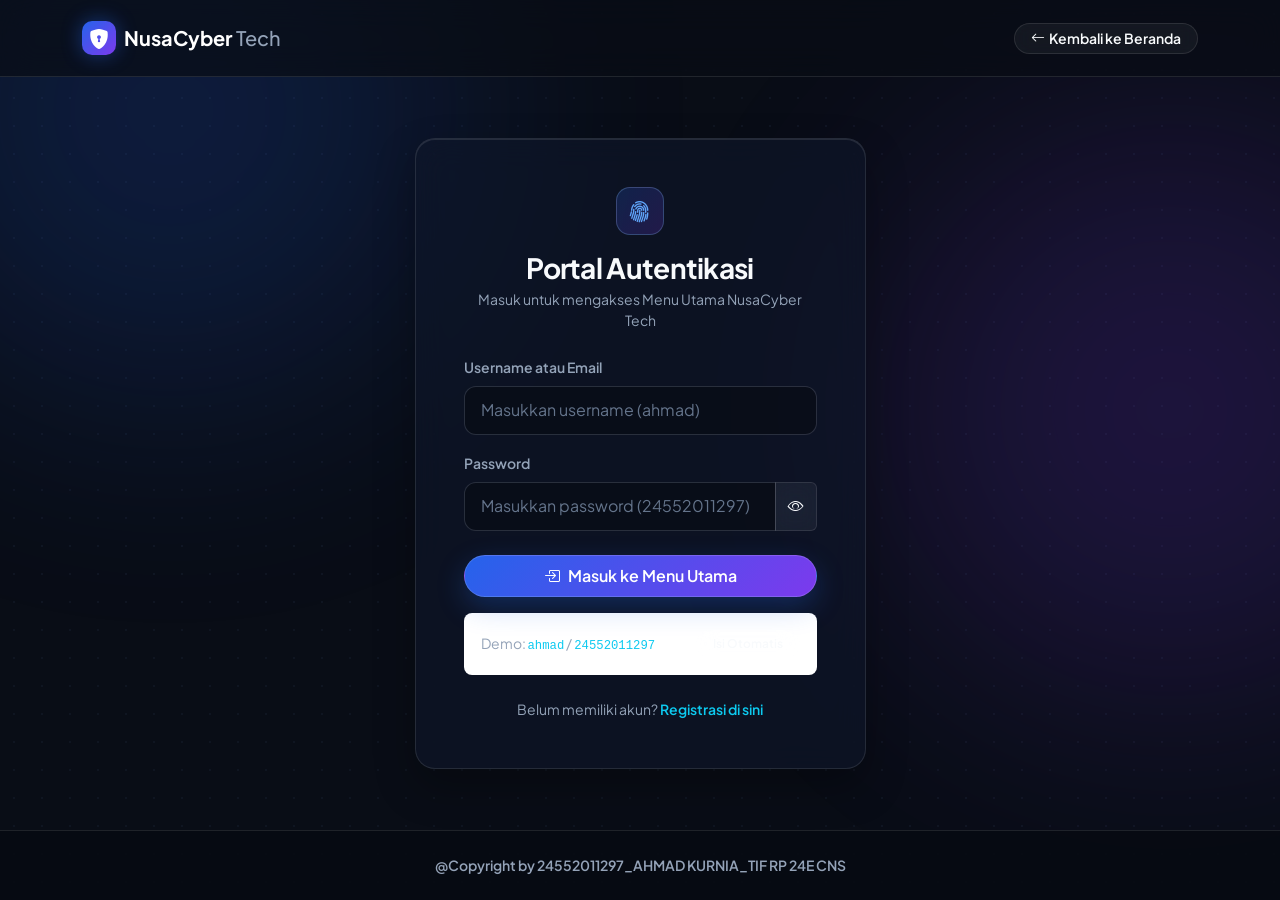
<file: dashboard.html>
<!DOCTYPE html>
<html lang="id">
<head>
  <meta charset="UTF-8" />
  <meta name="viewport" content="width=device-width, initial-scale=1.0" />
  <title>Menu Utama | PT NusaCyber Tech Indonesia</title>
  <link href="https://cdn.jsdelivr.net/npm/bootstrap@5.3.3/dist/css/bootstrap.min.css" rel="stylesheet" />
  <link href="https://cdn.jsdelivr.net/npm/bootstrap-icons@1.11.3/font/bootstrap-icons.css" rel="stylesheet" />
  <link rel="stylesheet" href="css/style.css" />
</head>
<body>
  <div class="mesh-glow mesh-blue"></div>
  <div class="mesh-glow mesh-violet"></div>

  <nav class="navbar navbar-expand-lg navbar-dark navbar-glass sticky-top py-3">
    <div class="container">
      <a class="navbar-brand fw-bold d-flex align-items-center gap-2" href="dashboard.html">
        <span class="brand-mark"><i class="bi bi-grid-1x2-fill text-white"></i></span>
        <span>Command Center <span class="text-slate fw-medium">NusaCyber</span></span>
      </a>
      <div class="ms-auto d-flex align-items-center gap-2">
        <a href="index.html" class="btn btn-exec-glass btn-sm rounded-pill px-3">
          <i class="bi bi-globe2 me-1"></i>Halaman Publik
        </a>
        <button onclick="logoutUser()" class="btn btn-danger btn-sm rounded-pill px-3">
          <i class="bi bi-box-arrow-right me-1"></i>Logout
        </button>
      </div>
    </div>
  </nav>

  <main class="py-5">
    <div class="container">
      <!-- Welcome Hero Banner -->
      <div class="cta-banner p-4 p-md-5 mb-4">
        <div class="d-flex flex-column flex-md-row justify-content-between align-items-md-center gap-3">
          <div>
            <span class="pill-badge mb-2"><span class="status-dot"></span> <span id="user-role">System Administrator</span></span>
            <h2 class="fw-bold mb-1">Selamat Datang, <span class="gradient-text" id="user-nama">Ahmad Kurnia</span>!</h2>
            <p class="text-slate small mb-0">Panel Menu Utama pengelolaan informasi perusahaan dan pemantauan status layanan PT NusaCyber Tech Indonesia.</p>
          </div>
          <div class="d-flex gap-2">
            <a href="index.html#informasi" class="btn btn-exec-primary rounded-pill px-4">
              <i class="bi bi-newspaper me-2"></i>Lihat Portal Berita
            </a>
          </div>
        </div>
      </div>

      <!-- Bento KPI Metrics -->
      <div class="row g-3 mb-4">
        <div class="col-sm-6 col-lg-3">
          <div class="glass-card p-4 h-100">
            <small class="text-slate fw-semibold d-block mb-2">TOTAL INFORMASI</small>
            <div class="d-flex justify-content-between align-items-end">
              <h2 class="fw-bold mb-0 text-info" id="total-info">4</h2>
              <i class="bi bi-file-earmark-text fs-4 text-slate"></i>
            </div>
          </div>
        </div>
        <div class="col-sm-6 col-lg-3">
          <div class="glass-card p-4 h-100">
            <small class="text-slate fw-semibold d-block mb-2">BACKEND CRUD API</small>
            <div class="d-flex justify-content-between align-items-end">
              <span class="fw-bold text-success"><span class="status-dot d-inline-block me-1"></span>PDO Online</span>
              <i class="bi bi-plug fs-4 text-slate"></i>
            </div>
          </div>
        </div>
        <div class="col-sm-6 col-lg-3">
          <div class="glass-card p-4 h-100">
            <small class="text-slate fw-semibold d-block mb-2">KEAMANAN SISTEM</small>
            <div class="d-flex justify-content-between align-items-end">
              <span class="fw-bold text-white">ISO 27001</span>
              <i class="bi bi-shield-check fs-4 text-info"></i>
            </div>
          </div>
        </div>
        <div class="col-sm-6 col-lg-3">
          <div class="glass-card p-4 h-100">
            <small class="text-slate fw-semibold d-block mb-2">IDENTITAS MAHASISWA</small>
            <span class="fw-bold small text-white d-block">24552011297</span>
            <small class="text-slate" style="font-size:0.75rem;">TIF RP 24E CNS</small>
          </div>
        </div>
      </div>

      <!-- Tabel Informasi Perusahaan -->
      <div class="glass-card overflow-hidden">
        <div class="p-4 border-bottom border-secondary border-opacity-25 d-flex flex-column flex-md-row justify-content-between align-items-md-center gap-3">
          <div>
            <h5 class="fw-bold mb-0"><i class="bi bi-database-check text-info me-2"></i>Data Informasi Perusahaan</h5>
            <small class="text-slate">Sinkron dengan database MySQL <code>db_nusacyber.informasi_perusahaan</code></small>
          </div>
          <div style="min-width: 260px;">
            <input type="text" class="form-control form-control-dark form-control-sm" placeholder="Filter tabel informasi..." oninput="renderTabelDashboard(this.value)" />
          </div>
        </div>
        <div class="table-responsive">
          <table class="table table-exec table-hover mb-0">
            <thead>
              <tr>
                <th>ID</th>
                <th>Judul Informasi</th>
                <th>Kategori</th>
                <th>Tanggal</th>
                <th>Penulis</th>
                <th>Aksi</th>
              </tr>
            </thead>
            <tbody id="tabel-dashboard-info"></tbody>
          </table>
        </div>
      </div>
    </div>
  </main>

  <footer class="footer-glass py-4 mt-auto">
    <div class="container text-center">
      <p class="mb-0 small fw-semibold">@Copyright by 24552011297_AHMAD KURNIA_TIF RP 24E CNS</p>
    </div>
  </footer>

  <script src="https://cdn.jsdelivr.net/npm/bootstrap@5.3.3/dist/js/bootstrap.bundle.min.js"></script>
  <script src="js/data.js"></script>
  <script src="js/app.js"></script>
</body>
</html>
</file>
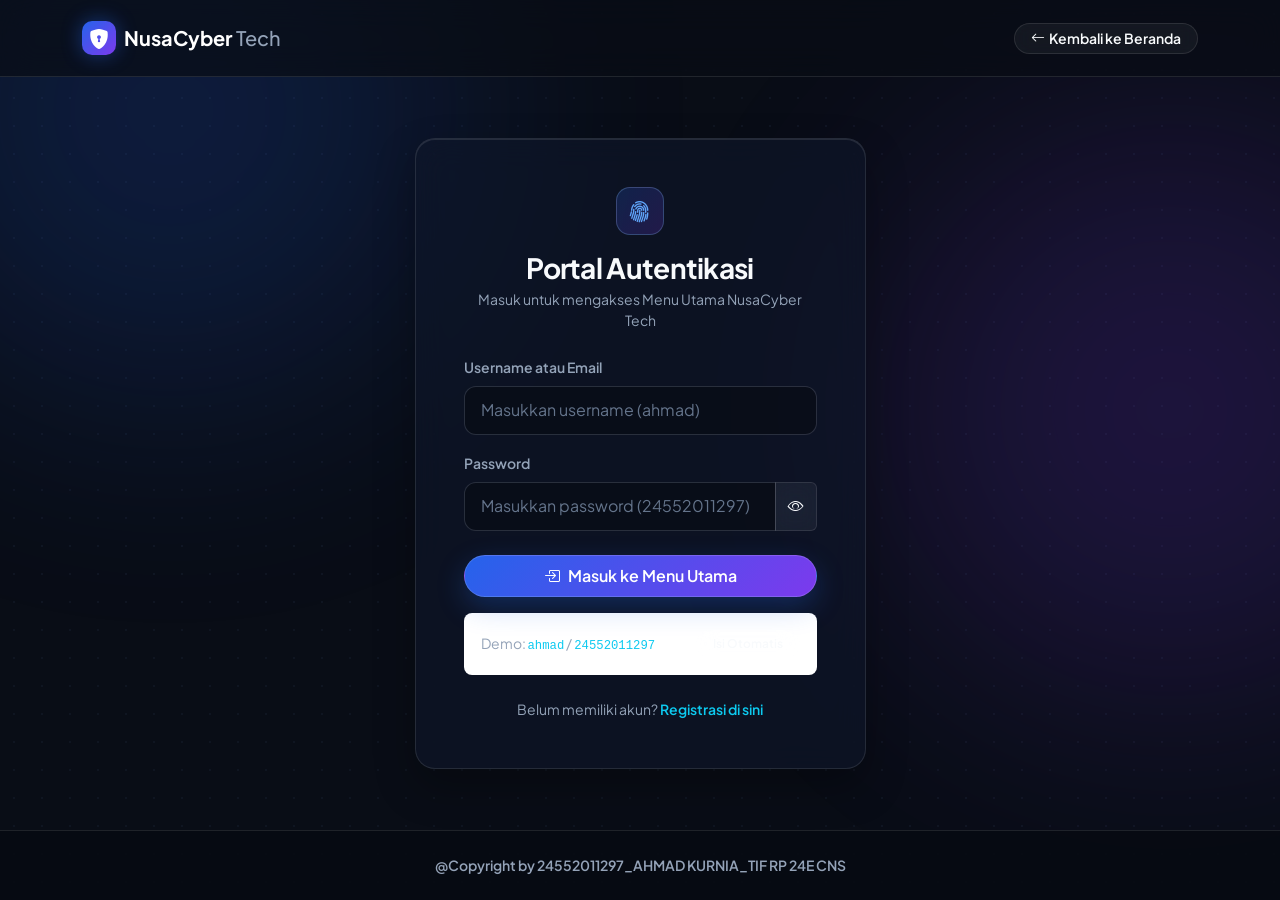
<file: login.html>
<!DOCTYPE html>
<html lang="id">
<head>
  <meta charset="UTF-8" />
  <meta name="viewport" content="width=device-width, initial-scale=1.0" />
  <title>Login | PT NusaCyber Tech Indonesia</title>
  <link href="https://cdn.jsdelivr.net/npm/bootstrap@5.3.3/dist/css/bootstrap.min.css" rel="stylesheet" />
  <link href="https://cdn.jsdelivr.net/npm/bootstrap-icons@1.11.3/font/bootstrap-icons.css" rel="stylesheet" />
  <link rel="stylesheet" href="css/style.css" />
</head>
<body>
  <div class="mesh-glow mesh-blue"></div>
  <div class="mesh-glow mesh-violet"></div>

  <nav class="navbar navbar-dark navbar-glass py-3">
    <div class="container">
      <a class="navbar-brand fw-bold d-flex align-items-center gap-2" href="index.html">
        <span class="brand-mark"><i class="bi bi-shield-lock-fill text-white"></i></span>
        <span>NusaCyber <span class="text-slate fw-medium">Tech</span></span>
      </a>
      <a href="index.html" class="btn btn-exec-glass btn-sm rounded-pill px-3">
        <i class="bi bi-arrow-left me-1"></i>Kembali ke Beranda
      </a>
    </div>
  </nav>

  <main class="d-flex align-items-center py-5">
    <div class="container">
      <div class="row justify-content-center">
        <div class="col-md-7 col-lg-5">
          <div class="glass-card p-4 p-md-5">
            <div class="text-center mb-4">
              <div class="icon-box mx-auto mb-3"><i class="bi bi-fingerprint"></i></div>
              <h3 class="fw-bold mb-1">Portal Autentikasi</h3>
              <p class="text-slate small mb-0">Masuk untuk mengakses Menu Utama NusaCyber Tech</p>
            </div>

            <div id="pesan-login"></div>

            <form onsubmit="return validasiLogin(event)">
              <div class="mb-3">
                <label for="login-username" class="form-label small fw-semibold text-slate">Username atau Email</label>
                <input type="text" class="form-control form-control-dark" id="login-username" placeholder="Masukkan username (ahmad)" />
              </div>
              <div class="mb-4">
                <label for="login-password" class="form-label small fw-semibold text-slate">Password</label>
                <div class="input-group">
                  <input type="password" class="form-control form-control-dark" id="login-password" placeholder="Masukkan password (24552011297)" />
                  <button type="button" class="btn btn-exec-glass" onclick="togglePassword('login-password', 'eye-login')">
                    <i class="bi bi-eye" id="eye-login"></i>
                  </button>
                </div>
              </div>
              <button type="submit" class="btn btn-exec-primary btn-lg w-100 rounded-pill fs-6 mb-3">
                <i class="bi bi-box-arrow-in-right me-2"></i>Masuk ke Menu Utama
              </button>
            </form>

            <div class="p-3 rounded-3 bg-white bg-opacity-5 border border-white border-opacity-10 d-flex justify-content-between align-items-center gap-2">
              <div class="small text-slate">
                Demo: <code class="text-info">ahmad</code> / <code class="text-info">24552011297</code>
              </div>
              <button type="button" onclick="isiAkunDemo()" class="btn btn-exec-glass btn-sm rounded-pill px-3" style="font-size:0.75rem;">
                Isi Otomatis
              </button>
            </div>

            <p class="text-center text-slate small mt-4 mb-0">
              Belum memiliki akun? <a href="register.html" class="text-info fw-semibold text-decoration-none">Registrasi di sini</a>
            </p>
          </div>
        </div>
      </div>
    </div>
  </main>

  <footer class="footer-glass py-4 mt-auto">
    <div class="container text-center">
      <p class="mb-0 small fw-semibold">@Copyright by 24552011297_AHMAD KURNIA_TIF RP 24E CNS</p>
    </div>
  </footer>

  <script src="https://cdn.jsdelivr.net/npm/bootstrap@5.3.3/dist/js/bootstrap.bundle.min.js"></script>
  <script src="js/data.js"></script>
  <script src="js/app.js"></script>
</body>
</html>
</file>
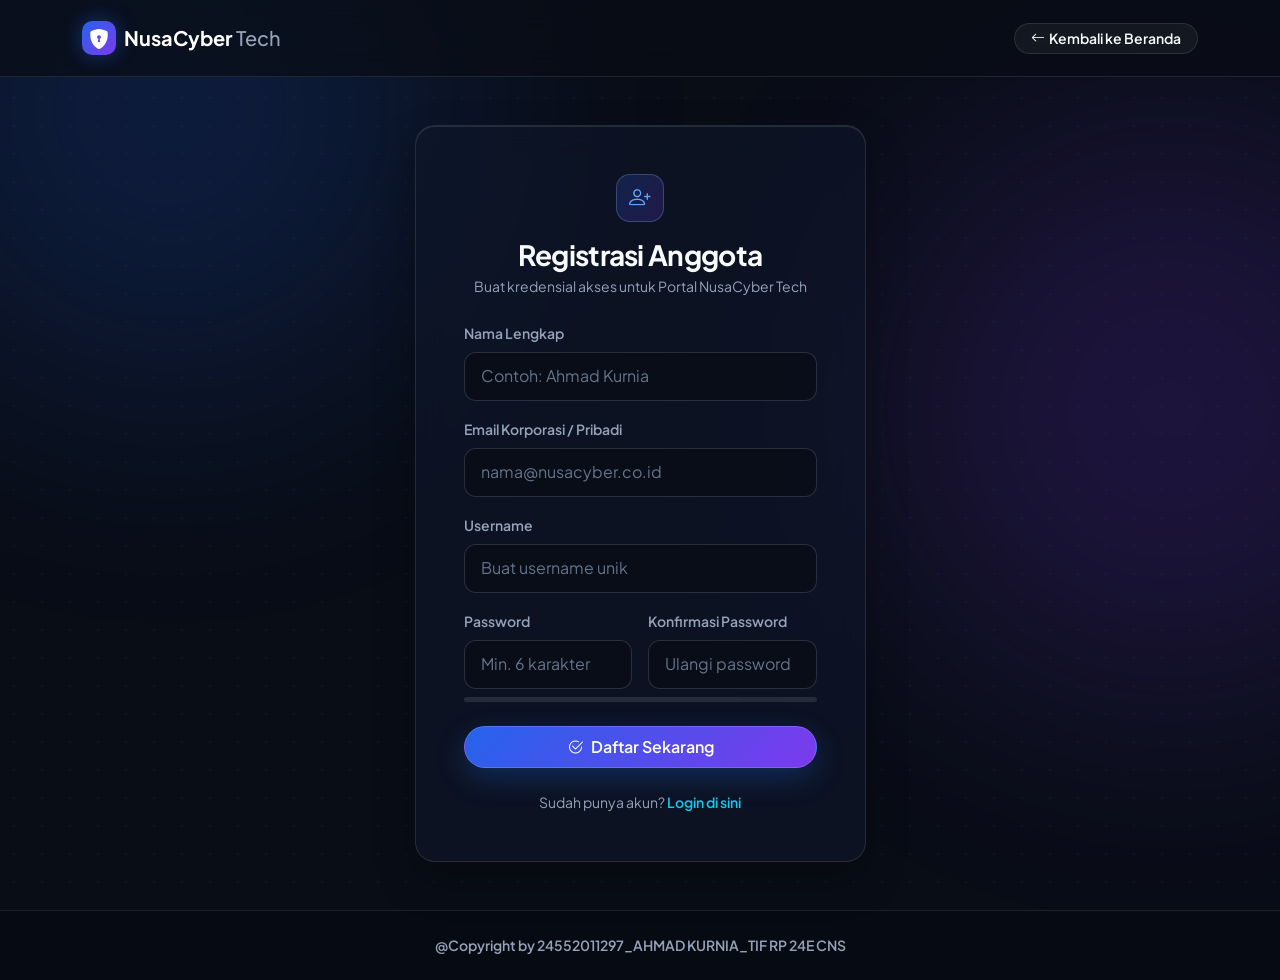
<file: register.html>
<!DOCTYPE html>
<html lang="id">
<head>
  <meta charset="UTF-8" />
  <meta name="viewport" content="width=device-width, initial-scale=1.0" />
  <title>Registrasi | PT NusaCyber Tech Indonesia</title>
  <link href="https://cdn.jsdelivr.net/npm/bootstrap@5.3.3/dist/css/bootstrap.min.css" rel="stylesheet" />
  <link href="https://cdn.jsdelivr.net/npm/bootstrap-icons@1.11.3/font/bootstrap-icons.css" rel="stylesheet" />
  <link rel="stylesheet" href="css/style.css" />
</head>
<body>
  <div class="mesh-glow mesh-blue"></div>
  <div class="mesh-glow mesh-violet"></div>

  <nav class="navbar navbar-dark navbar-glass py-3">
    <div class="container">
      <a class="navbar-brand fw-bold d-flex align-items-center gap-2" href="index.html">
        <span class="brand-mark"><i class="bi bi-shield-lock-fill text-white"></i></span>
        <span>NusaCyber <span class="text-slate fw-medium">Tech</span></span>
      </a>
      <a href="index.html" class="btn btn-exec-glass btn-sm rounded-pill px-3">
        <i class="bi bi-arrow-left me-1"></i>Kembali ke Beranda
      </a>
    </div>
  </nav>

  <main class="d-flex align-items-center py-5">
    <div class="container">
      <div class="row justify-content-center">
        <div class="col-md-8 col-lg-5">
          <div class="glass-card p-4 p-md-5">
            <div class="text-center mb-4">
              <div class="icon-box mx-auto mb-3"><i class="bi bi-person-plus"></i></div>
              <h3 class="fw-bold mb-1">Registrasi Anggota</h3>
              <p class="text-slate small mb-0">Buat kredensial akses untuk Portal NusaCyber Tech</p>
            </div>

            <div id="pesan-register"></div>

            <form onsubmit="return prosesRegistrasi(event)">
              <div class="mb-3">
                <label for="reg-nama" class="form-label small fw-semibold text-slate">Nama Lengkap</label>
                <input type="text" class="form-control form-control-dark" id="reg-nama" placeholder="Contoh: Ahmad Kurnia" />
              </div>
              <div class="mb-3">
                <label for="reg-email" class="form-label small fw-semibold text-slate">Email Korporasi / Pribadi</label>
                <input type="email" class="form-control form-control-dark" id="reg-email" placeholder="nama@nusacyber.co.id" />
              </div>
              <div class="mb-3">
                <label for="reg-username" class="form-label small fw-semibold text-slate">Username</label>
                <input type="text" class="form-control form-control-dark" id="reg-username" placeholder="Buat username unik" />
              </div>
              <div class="row g-3 mb-2">
                <div class="col-sm-6">
                  <label for="reg-password" class="form-label small fw-semibold text-slate">Password</label>
                  <input type="password" class="form-control form-control-dark" id="reg-password" oninput="cekKekuatanPassword()" placeholder="Min. 6 karakter" />
                </div>
                <div class="col-sm-6">
                  <label for="reg-konfirmasi" class="form-label small fw-semibold text-slate">Konfirmasi Password</label>
                  <input type="password" class="form-control form-control-dark" id="reg-konfirmasi" placeholder="Ulangi password" />
                </div>
              </div>
              <div class="mb-4">
                <div class="progress bg-white bg-opacity-10" style="height: 5px;">
                  <div id="strength-bar" class="progress-bar" style="width: 0%;"></div>
                </div>
                <small id="strength-label" class="text-slate" style="font-size: 0.74rem;"></small>
              </div>
              <button type="submit" class="btn btn-exec-primary btn-lg w-100 rounded-pill fs-6">
                <i class="bi bi-check2-circle me-2"></i>Daftar Sekarang
              </button>
            </form>

            <p class="text-center text-slate small mt-4 mb-0">
              Sudah punya akun? <a href="login.html" class="text-info fw-semibold text-decoration-none">Login di sini</a>
            </p>
          </div>
        </div>
      </div>
    </div>
  </main>

  <footer class="footer-glass py-4 mt-auto">
    <div class="container text-center">
      <p class="mb-0 small fw-semibold">@Copyright by 24552011297_AHMAD KURNIA_TIF RP 24E CNS</p>
    </div>
  </footer>

  <script src="https://cdn.jsdelivr.net/npm/bootstrap@5.3.3/dist/js/bootstrap.bundle.min.js"></script>
  <script src="js/data.js"></script>
  <script src="js/app.js"></script>
</body>
</html>
</file>
<file: css/style.css>
@import url('https://fonts.googleapis.com/css2?family=Plus+Jakarta+Sans:wght@400;500;600;700;800&display=swap');

:root {
  --bg-base: #090D16;
  --bg-surface: rgba(15, 23, 42, 0.62);
  --bg-surface-hover: rgba(15, 23, 42, 0.82);
  --cobalt: #2563EB;
  --violet: #7C3AED;
  --cyan: #38BDF8;
  --text-primary: #F8FAFC;
  --text-secondary: #94A3B8;
  --border-subtle: rgba(255, 255, 255, 0.1);
}

* {
  box-sizing: border-box;
}

html {
  scroll-behavior: smooth;
}

body {
  font-family: 'Plus Jakarta Sans', system-ui, -apple-system, sans-serif;
  background-color: var(--bg-base);
  color: var(--text-primary);
  min-height: 100vh;
  display: flex;
  flex-direction: column;
  overflow-x: hidden;
  position: relative;
}

/* Architectural Dot-Grid Overlay */
body::before {
  content: "";
  position: fixed;
  inset: 0;
  background-image: radial-gradient(rgba(30, 41, 59, 0.85) 1px, transparent 1px);
  background-size: 28px 28px;
  opacity: 0.35;
  pointer-events: none;
  z-index: -2;
}

/* Diffused Ambient Mesh Glow */
.mesh-glow {
  position: fixed;
  width: 580px;
  height: 580px;
  border-radius: 50%;
  filter: blur(130px);
  opacity: 0.18;
  pointer-events: none;
  z-index: -1;
}

.mesh-blue {
  background: var(--cobalt);
  top: -180px;
  left: -120px;
}

.mesh-violet {
  background: var(--violet);
  top: 120px;
  right: -180px;
}

main {
  flex: 1;
}

h1, h2, h3, h4, h5, h6 {
  color: var(--text-primary);
  letter-spacing: -0.025em;
}

.text-slate {
  color: var(--text-secondary) !important;
}

.gradient-text {
  background: linear-gradient(135deg, #60A5FA 0%, #A78BFA 55%, #38BDF8 100%);
  -webkit-background-clip: text;
  background-clip: text;
  -webkit-text-fill-color: transparent;
}

/* Sticky Glass Navigation */
.navbar-glass {
  background: rgba(9, 13, 22, 0.72);
  backdrop-filter: blur(16px);
  -webkit-backdrop-filter: blur(16px);
  border-bottom: 1px solid var(--border-subtle);
}

.navbar-glass .nav-link {
  color: var(--text-secondary);
  font-weight: 500;
  font-size: 0.92rem;
  transition: color 0.2s ease;
}

.navbar-glass .nav-link:hover,
.navbar-glass .nav-link.active {
  color: var(--text-primary);
}

.brand-mark {
  width: 34px;
  height: 34px;
  border-radius: 10px;
  background: linear-gradient(135deg, var(--cobalt), var(--violet));
  display: inline-flex;
  align-items: center;
  justify-content: center;
  box-shadow: 0 0 20px rgba(37, 99, 235, 0.45);
}

/* Buttons */
.btn-exec-primary {
  background: linear-gradient(135deg, var(--cobalt), var(--violet));
  color: #ffffff;
  border: 1px solid rgba(255, 255, 255, 0.16);
  font-weight: 600;
  box-shadow: 0 10px 28px rgba(37, 99, 235, 0.28);
  transition: all 0.25s ease;
}

.btn-exec-primary:hover {
  color: #ffffff;
  transform: translateY(-2px);
  box-shadow: 0 14px 34px rgba(124, 58, 237, 0.42);
  filter: brightness(1.08);
}

.btn-exec-glass {
  background: rgba(255, 255, 255, 0.05);
  color: var(--text-primary);
  border: 1px solid var(--border-subtle);
  backdrop-filter: blur(10px);
  font-weight: 600;
  transition: all 0.25s ease;
}

.btn-exec-glass:hover {
  background: rgba(255, 255, 255, 0.1);
  border-color: rgba(96, 165, 250, 0.45);
  color: #ffffff;
  transform: translateY(-2px);
}

/* Frosted Glassmorphism Card + Cursor Spotlight */
.glass-card {
  position: relative;
  background: var(--bg-surface);
  backdrop-filter: blur(16px);
  -webkit-backdrop-filter: blur(16px);
  border: 1px solid var(--border-subtle);
  border-radius: 20px;
  box-shadow: inset 0 1px 0 rgba(255, 255, 255, 0.1), 0 18px 40px rgba(0, 0, 0, 0.28);
  transition: border-color 0.3s ease, transform 0.3s ease, background 0.3s ease;
  overflow: hidden;
}

.glass-card::after {
  content: "";
  position: absolute;
  inset: 0;
  background: radial-gradient(
    420px circle at var(--mouse-x, 50%) var(--mouse-y, 0%),
    rgba(37, 99, 235, 0.14),
    rgba(124, 58, 237, 0.06) 40%,
    transparent 70%
  );
  opacity: 0;
  transition: opacity 0.3s ease;
  pointer-events: none;
}

.glass-card:hover {
  border-color: rgba(99, 102, 241, 0.5);
  background: var(--bg-surface-hover);
  transform: translateY(-4px);
}

.glass-card:hover::after {
  opacity: 1;
}

/* Badges & Indicators */
.pill-badge {
  display: inline-flex;
  align-items: center;
  gap: 8px;
  padding: 6px 14px;
  border-radius: 999px;
  background: rgba(37, 99, 235, 0.12);
  border: 1px solid rgba(96, 165, 250, 0.28);
  color: #93C5FD;
  font-size: 0.8rem;
  font-weight: 600;
}

.status-dot {
  width: 8px;
  height: 8px;
  border-radius: 50%;
  background: #10B981;
  box-shadow: 0 0 10px #10B981;
  animation: pulseDot 2s infinite;
}

@keyframes pulseDot {
  0%, 100% { opacity: 1; transform: scale(1); }
  50% { opacity: 0.45; transform: scale(1.25); }
}

/* Hero Section */
.hero-wrapper {
  padding: 5.5rem 0 4.5rem;
  position: relative;
}

/* Isometric 3D Architecture Visual */
.infra-visual {
  position: relative;
  padding: 1.5rem;
  border-radius: 24px;
  background: linear-gradient(180deg, rgba(15, 23, 42, 0.78), rgba(9, 13, 22, 0.88));
  border: 1px solid rgba(255, 255, 255, 0.1);
  box-shadow: inset 0 1px 0 rgba(255, 255, 255, 0.12), 0 30px 60px rgba(0, 0, 0, 0.5);
}

.svg-float {
  animation: floatSlow 5.5s ease-in-out infinite;
}

@keyframes floatSlow {
  0%, 100% { transform: translateY(0px); }
  50% { transform: translateY(-8px); }
}

.pulse-line {
  stroke-dasharray: 8 6;
  animation: dashMove 18s linear infinite;
}

@keyframes dashMove {
  to { stroke-dashoffset: -280; }
}

/* Service Icons */
.icon-box {
  width: 48px;
  height: 48px;
  border-radius: 14px;
  display: inline-flex;
  align-items: center;
  justify-content: center;
  font-size: 1.35rem;
  background: linear-gradient(135deg, rgba(37, 99, 235, 0.2), rgba(124, 58, 237, 0.2));
  border: 1px solid rgba(147, 197, 253, 0.25);
  color: #60A5FA;
}

/* Info Cards */
.info-card-img {
  height: 195px;
  width: 100%;
  object-fit: cover;
  border-bottom: 1px solid var(--border-subtle);
  filter: brightness(0.9) contrast(1.05);
  transition: transform 0.4s ease, filter 0.3s ease;
}

.glass-card:hover .info-card-img {
  transform: scale(1.04);
  filter: brightness(1);
}

.filter-pill {
  background: rgba(255, 255, 255, 0.04);
  color: var(--text-secondary);
  border: 1px solid var(--border-subtle);
  border-radius: 999px;
  padding: 6px 16px;
  font-size: 0.84rem;
  font-weight: 600;
  transition: all 0.2s ease;
}

.filter-pill:hover,
.filter-pill.active {
  background: linear-gradient(135deg, var(--cobalt), var(--violet));
  color: #ffffff;
  border-color: transparent;
}

/* Trust Pillars */
.trust-chip {
  background: rgba(255, 255, 255, 0.03);
  border: 1px solid var(--border-subtle);
  border-radius: 14px;
  padding: 14px 18px;
  color: #CBD5E1;
  font-weight: 600;
  font-size: 0.88rem;
  transition: border-color 0.25s ease;
}

.trust-chip:hover {
  border-color: rgba(124, 58, 237, 0.5);
}

/* CTA Mesh Banner */
.cta-banner {
  background: linear-gradient(135deg, rgba(37, 99, 235, 0.22), rgba(124, 58, 237, 0.2), rgba(15, 23, 42, 0.85));
  border: 1px solid rgba(147, 197, 253, 0.22);
  border-radius: 26px;
  backdrop-filter: blur(20px);
  box-shadow: inset 0 1px 0 rgba(255, 255, 255, 0.14);
}

/* Form Controls Dark Mode */
.form-control-dark {
  background-color: rgba(9, 13, 22, 0.72) !important;
  border: 1px solid rgba(255, 255, 255, 0.12) !important;
  color: var(--text-primary) !important;
  border-radius: 12px;
  padding: 0.72rem 1rem;
}

.form-control-dark::placeholder {
  color: #64748B;
}

.form-control-dark:focus {
  border-color: #60A5FA !important;
  box-shadow: 0 0 0 3px rgba(37, 99, 235, 0.25) !important;
}

/* Dark Table */
.table-exec {
  --bs-table-bg: transparent;
  --bs-table-color: #E2E8F0;
  --bs-table-border-color: rgba(255, 255, 255, 0.08);
  --bs-table-hover-bg: rgba(37, 99, 235, 0.08);
  --bs-table-hover-color: #FFFFFF;
}

.table-exec thead th {
  color: #94A3B8;
  font-size: 0.78rem;
  text-transform: uppercase;
  letter-spacing: 0.06em;
  border-bottom: 1px solid rgba(255, 255, 255, 0.12);
  padding: 1rem;
}

.table-exec tbody td {
  padding: 1rem;
  vertical-align: middle;
}

/* Detail Reading Progress */
#reading-progress {
  position: fixed;
  top: 0;
  left: 0;
  height: 3px;
  width: 0%;
  background: linear-gradient(90deg, var(--cobalt), var(--violet));
  z-index: 2000;
}

.detail-hero-img {
  width: 100%;
  max-height: 420px;
  object-fit: cover;
  border-radius: 16px;
  border: 1px solid var(--border-subtle);
}

/* Footer */
.footer-glass {
  background: rgba(7, 10, 18, 0.9);
  border-top: 1px solid var(--border-subtle);
  color: var(--text-secondary);
}

.footer-copyright {
  border-top: 1px solid rgba(255, 255, 255, 0.08);
  color: #CBD5E1;
}

/* Scroll Reveal */
.reveal {
  opacity: 0;
  transform: translateY(18px);
  transition: opacity 0.6s ease, transform 0.6s ease;
}

.reveal.visible {
  opacity: 1;
  transform: translateY(0);
}
</file>
